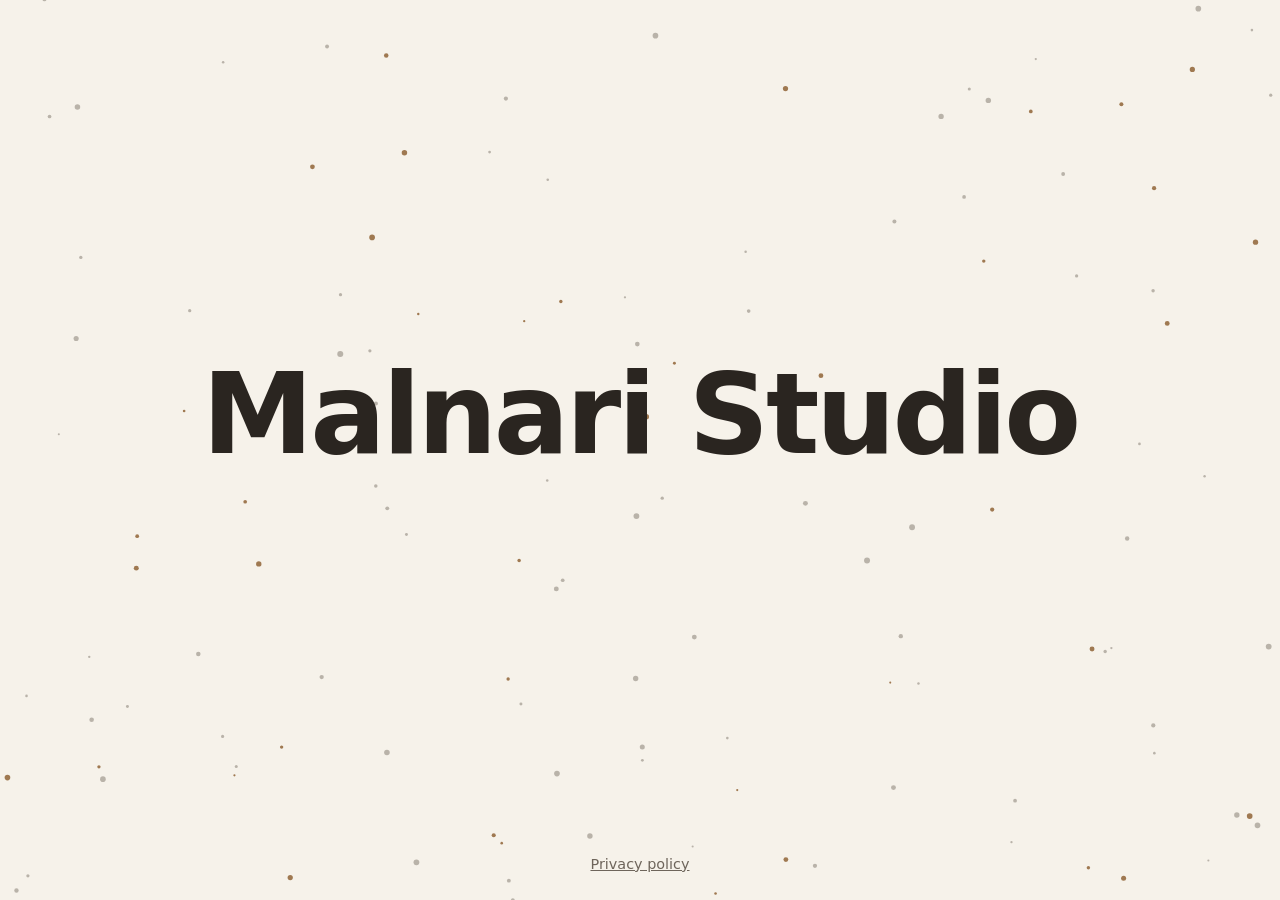
<file: index.html>
<!doctype html>
<html lang="en">
<head>
  <meta charset="utf-8">
  <meta name="viewport" content="width=device-width, initial-scale=1">
  <title>Malnari Studio</title>
  <link rel="stylesheet" href="style.css">
</head>
<body class="home">
  <canvas id="particles" aria-hidden="true"></canvas>
  <main>
    <h1>Malnari Studio</h1>
  </main>
  <footer>
    <a href="privacy.html">Privacy policy</a>
  </footer>
  <script src="particles.js" defer></script>
</body>
</html>
</file>
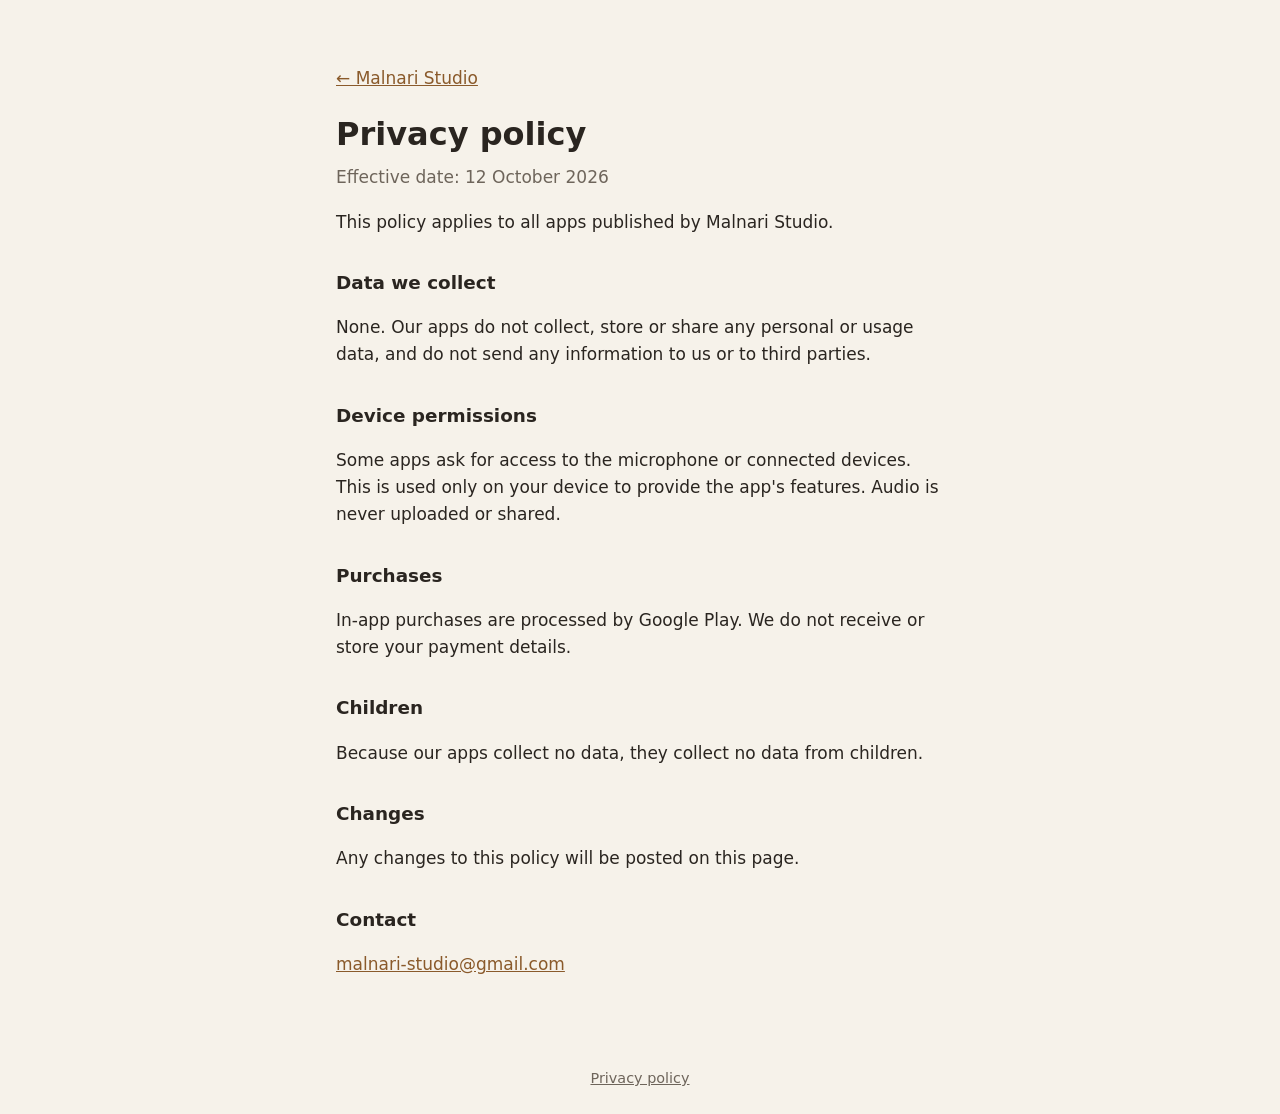
<file: privacy.html>
<!doctype html>
<html lang="en">
<head>
  <meta charset="utf-8">
  <meta name="viewport" content="width=device-width, initial-scale=1">
  <title>Privacy Policy · Malnari Studio</title>
  <link rel="stylesheet" href="style.css">
</head>
<body>
  <main class="page">
    <p><a href="./">← Malnari Studio</a></p>
    <h1>Privacy policy</h1>
    <p class="muted">Effective date: 12 October 2026</p>

    <p>
      This policy applies to all apps published by Malnari Studio.
    </p>

    <h2>Data we collect</h2>
    <p>
      None. Our apps do not collect, store or share any personal or usage data, and do not send
      any information to us or to third parties.
    </p>

    <h2>Device permissions</h2>
    <p>
      Some apps ask for access to the microphone or connected devices. This is used only on your
      device to provide the app's features. Audio is never uploaded or shared.
    </p>

    <h2>Purchases</h2>
    <p>
      In-app purchases are processed by Google Play. We do not receive or store your payment
      details.
    </p>

    <h2>Children</h2>
    <p>
      Because our apps collect no data, they collect no data from children.
    </p>

    <h2>Changes</h2>
    <p>Any changes to this policy will be posted on this page.</p>

    <h2>Contact</h2>
    <p><a href="mailto:malnari-studio@gmail.com">malnari-studio@gmail.com</a></p>
  </main>
  <footer>
    <a href="privacy.html">Privacy policy</a>
  </footer>
</body>
</html>
</file>
<file: style.css>
:root {
  --bg: #f6f2ea;
  --fg: #2a2520;
  --muted: #6e655b;
  --accent: #8a5a2b;
}
@media (prefers-color-scheme: dark) {
  :root {
    --bg: #1b1916;
    --fg: #ece6dc;
    --muted: #a59b8e;
    --accent: #d39a5e;
  }
}

* { box-sizing: border-box; }

html, body { height: 100%; }

body {
  margin: 0;
  display: flex;
  flex-direction: column;
  min-height: 100vh;
  background: var(--bg);
  color: var(--fg);
  font: 17px/1.6 system-ui, -apple-system, "Segoe UI", Roboto, sans-serif;
}

main { flex: 1; }

a { color: var(--accent); }

footer {
  padding: 1.5rem 1rem;
  text-align: center;
  font-size: 0.9rem;
}
footer a { color: var(--muted); }

/* Home: name front and centre */
.home main {
  display: flex;
  align-items: center;
  justify-content: center;
  padding: 1rem;
}
.home h1 {
  margin: 0;
  font-size: clamp(2.5rem, 11vw, 7rem);
  font-weight: 800;
  letter-spacing: -0.03em;
  line-height: 1;
  text-align: center;
}

/* Text pages */
.page {
  width: 100%;
  max-width: 40rem;
  margin: 0 auto;
  padding: 3rem 1rem;
}
.page h1 { font-size: 2rem; margin: 1rem 0 0; }
.page h2 { font-size: 1.15rem; margin-top: 2rem; }
.muted { color: var(--muted); margin-top: 0.25rem; }

/* Home: particle field behind the name */
#particles {
  position: fixed;
  inset: 0;
  width: 100%;
  height: 100%;
  z-index: 0;
  pointer-events: none;
}
.home main, .home footer { position: relative; z-index: 1; }
.home h1 { user-select: none; }
</file>
